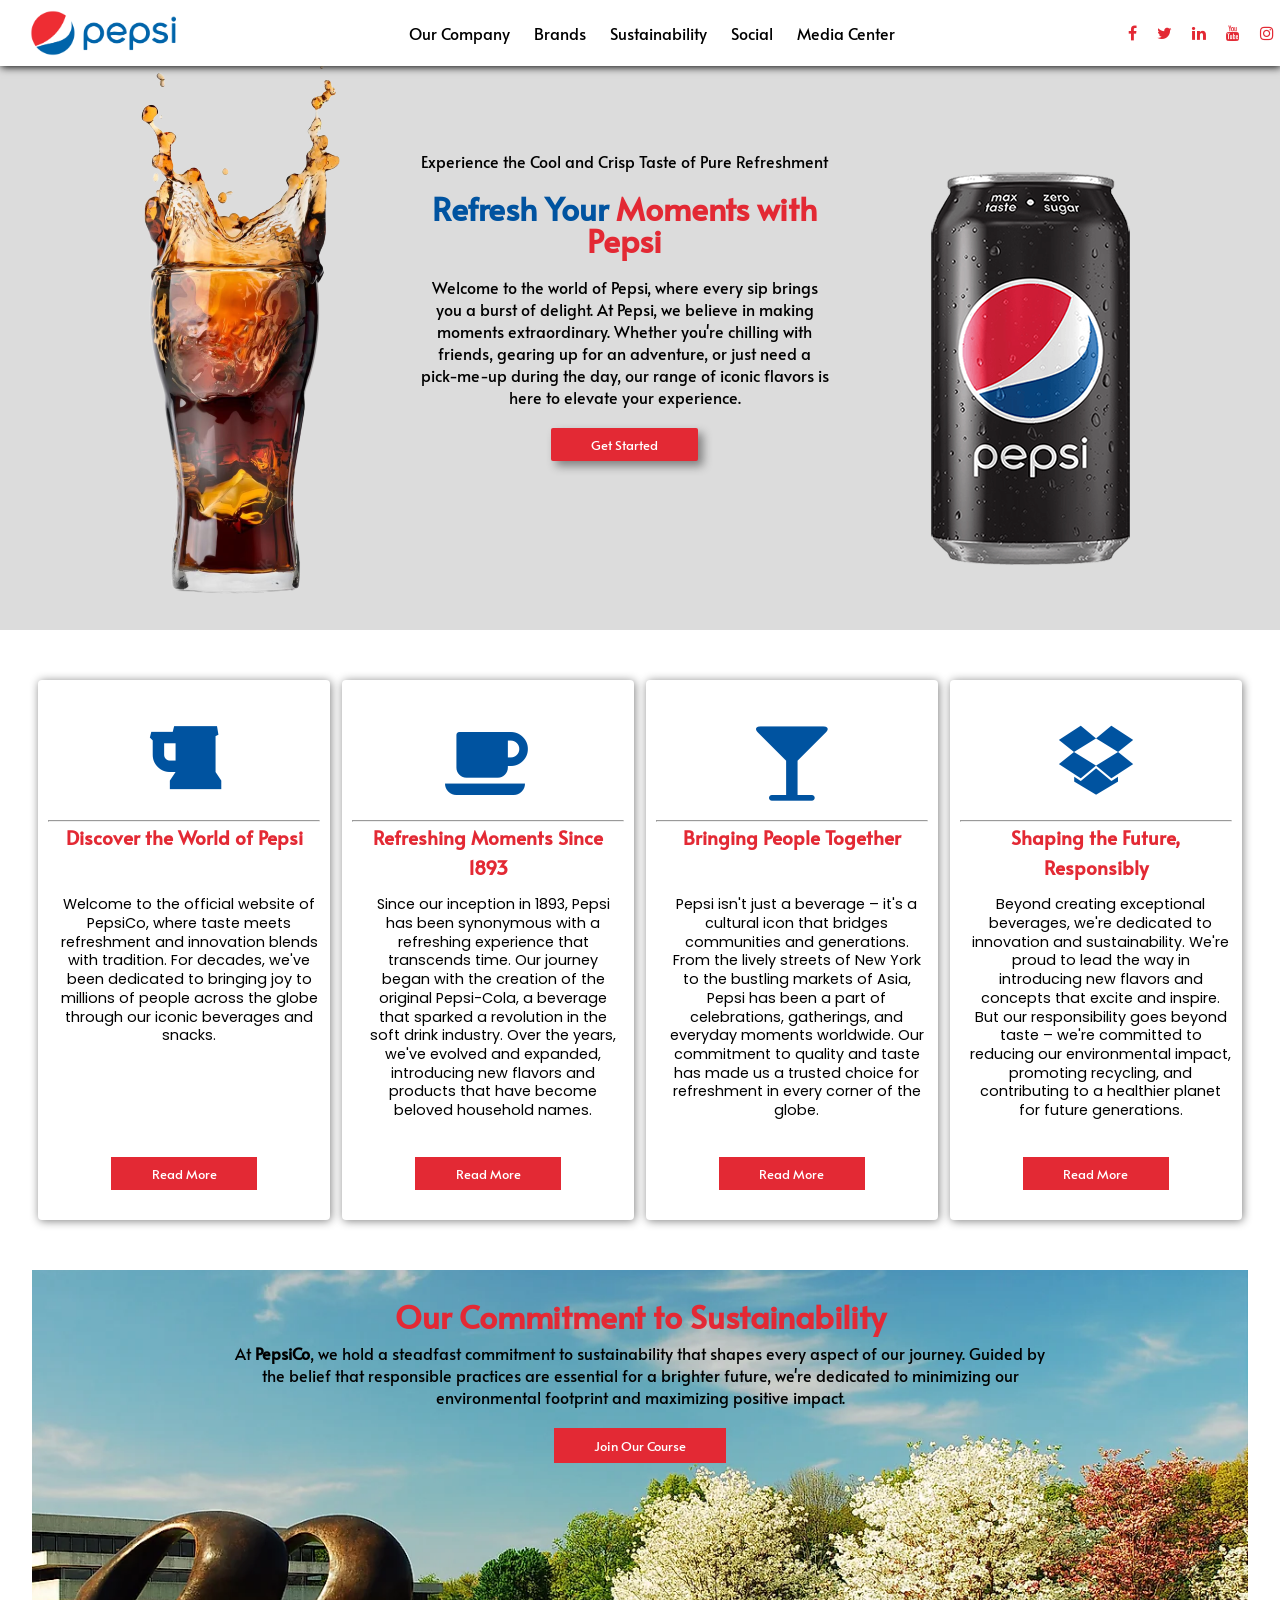
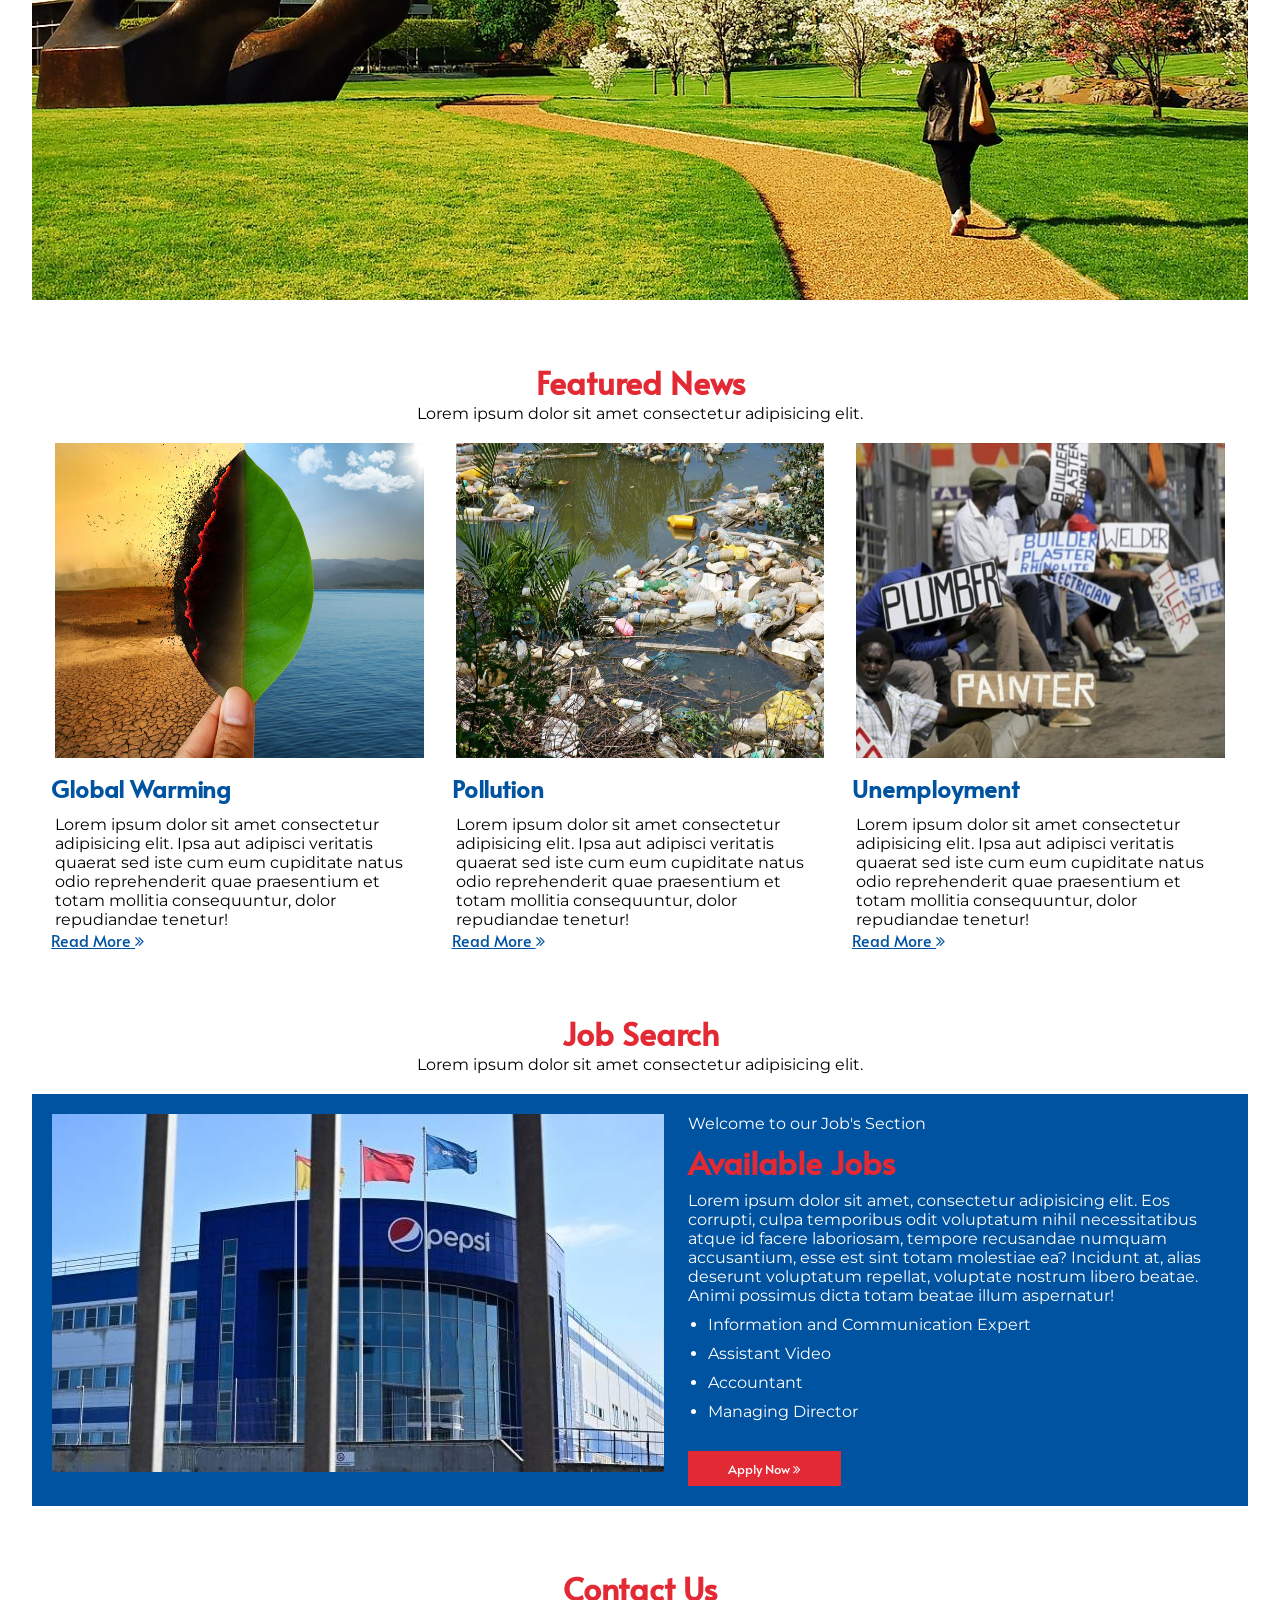
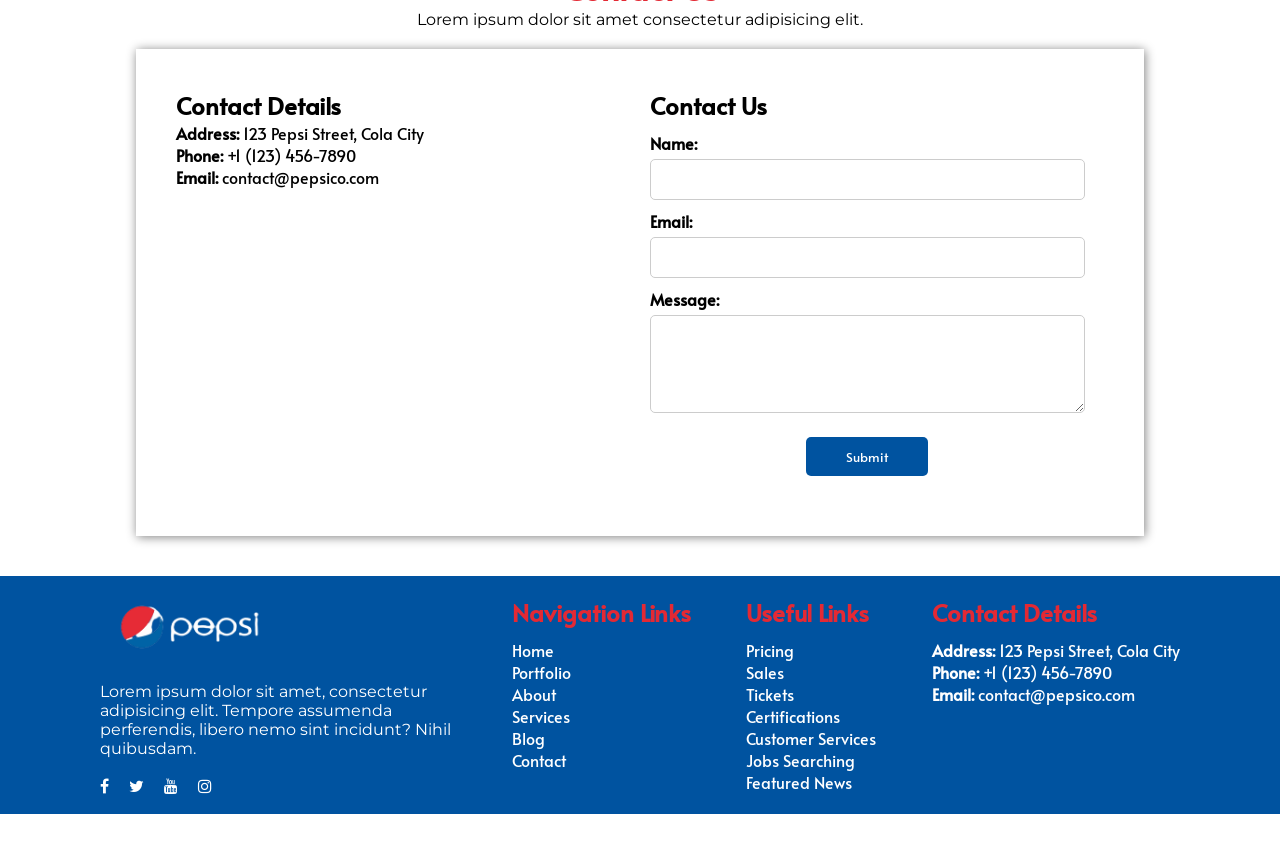
<file: index.html>
<!DOCTYPE html>
<html lang="en">
<head>
    <meta charset="UTF-8">
    <meta name="viewport" content="width=device-width, initial-scale=1.0">
    <link rel="stylesheet" href="https://cdnjs.cloudflare.com/ajax/libs/font-awesome/4.7.0/css/font-awesome.min.css">
    
    <!-- <link rel="stylesheet" href="https://cdn.jsdelivr.net/npm/bootstrap@5.3.0/dist/css/bootstrap.min.css"> -->
    <link rel="stylesheet" href="pepsi.css">
    <title>Pepsi</title>
</head>
<body>
     <!-- HEADER -->
    <nav>
        <img src="pepsi images/logo.png" alt="" class="logo">
        <ul>
            <li>
                <a href="">Our Company</a></li>
            <li>
                <a href="">Brands</a>
            </li>
            <li>
                <a href="">Sustainability</a>
            </li>
            <li>
                <a href="">Social</a>
            </li>
            <li>
                <a href="">Media Center</a>
            </li>
        </ul>
       <div class="icons">
            <i class="fa fa-facebook" aria-hidden="true"></i>
            <i class="fa fa-twitter" aria-hidden="true"></i>
            <i class="fa fa-linkedin" aria-hidden="true"></i>
            <i class="fa fa-youtube" aria-hidden="true"></i>
            <i class="fa fa-instagram" aria-hidden="true"></i>
       </div>
    </nav>

    <!-- HERO SECTION -->
    <div class="hero">
        <img src="pepsi images/glass_pepsi.png" alt="" class="hero_1">
        <div class="hero_content">
            <p>Experience the Cool and Crisp Taste of Pure Refreshment</p>
            <h1>Refresh Your <span>Moments with Pepsi</span> </h1>
            <p>Welcome to the world of Pepsi, where every sip brings you a burst of delight.
            At Pepsi, we believe in making moments extraordinary. Whether you're chilling with friends, gearing up for an adventure, or just need a pick-me-up during the day, our range of iconic flavors is here to elevate your experience.</p>

            <button class="cta">Get Started</button>
        </div>

        <img src="pepsi images/hero.png" alt="" class="hero_2">
    </div>

    <!-- ABOUT US SECTION -->
    <div class="about_us">
        <div class="card_section">
            <div class="card card_1">
                <i class="fa fa-beer" aria-hidden="true"></i>
                <div class="about_content">
                    <!-- <p>About PepsiCo</p> -->
                    <hr>
                    <h1>Discover the World of Pepsi</h1>
                    <p>Welcome to the official website of PepsiCo, where taste meets refreshment and innovation blends with tradition. For decades, we've been dedicated to bringing joy to millions of people across the globe through our iconic beverages and snacks.</p>
                    <button type="button" class="btn btn-danger about_btn">Read More </button>
                </div>
            </div>

            <!-- card_2 -->
            <div class="card card_2">
                <i class="fa fa-coffee" aria-hidden="true"></i>
                <div class="about_content">
                    <!-- <p>Our Legacy</p> -->
                    <hr>
                    <h1>Refreshing Moments Since 1893</h1>
                    <p>Since our inception in 1893, Pepsi has been synonymous with a refreshing experience that transcends time. Our journey began with the creation of the original Pepsi-Cola, a beverage that sparked a revolution in the soft drink industry. Over the years, we've evolved and expanded, introducing new flavors and products that have become beloved household names.</p>
                    <button type="button" class="btn btn-danger about_btn">Read More </button>
                </div>
            </div>

            <!-- Card_3 -->
            <div class="card card_3">
                <i class="fa fa-glass" aria-hidden="true"></i>
                <div class="about_content">
                    <!-- <p>A Global Icon</p> -->
                    <hr>
                    <h1>Bringing People Together</h1>
                    <p>Pepsi isn't just a beverage – it's a cultural icon that bridges communities and generations. From the lively streets of New York to the bustling markets of Asia, Pepsi has been a part of celebrations, gatherings, and everyday moments worldwide. Our commitment to quality and taste has made us a trusted choice for refreshment in every corner of the globe.</p>
                    <button type="button" class="btn btn-danger about_btn">Read More </button>
                </div>
            </div>

            <!-- Card_4 -->
            <div class="card card_4">
                <i class="fa fa-dropbox" aria-hidden="true"></i>
                <div class="about_content">
                    <!-- <p>Innovation and Sustainability</p> -->
                    <hr>
                    <h1>Shaping the Future, Responsibly</h1>
                    <p>Beyond creating exceptional beverages, we're dedicated to innovation and sustainability. We're proud to lead the way in introducing new flavors and concepts that excite and inspire. But our responsibility goes beyond taste – we're committed to reducing our environmental impact, promoting recycling, and contributing to a healthier planet for future generations.</p>
                    <button type="button" class="btn btn-danger about_btn">Read More </button>
                </div>
            </div>
        </div>
    </div>

    <!-- SUSTAINABILITY -->
    <div class="sustainability">
         <h1 class="sustainability_header">Our Commitment to Sustainability</h1>
         <p>At <b>PepsiCo</b>, we hold a steadfast commitment to sustainability that shapes every aspect of our journey. Guided by the belief that responsible practices are essential for a brighter future, we're dedicated to minimizing our environmental footprint and maximizing positive impact. </p>

         <button class="sustainability_btn">
            Join Our Course
         </button>
    </div>

    <!-- FEATURED NEWS-->
    <div class="featured_news">
        <h1 class="section_header">Featured News</h1>
        <p class="section_text">Lorem ipsum dolor sit amet consectetur adipisicing elit.</p>

        <div class="featured_cards">
            <div class="f_card">
                <img src="pepsi images/Featured News 1.jpg" alt="" class="featured_img">
                <h2>Global Warming</h2>
                <p>Lorem ipsum dolor sit amet consectetur adipisicing elit. Ipsa aut adipisci veritatis quaerat sed iste cum eum cupiditate natus odio reprehenderit quae praesentium et totam mollitia consequuntur, dolor repudiandae tenetur!</p>
                <a href="http://" target="_blank" class="card_link" rel="noopener noreferrer">Read More <i class="fa fa-angle-double-right" aria-hidden="true"></i></a>
            </div>

            <div class="f_card">
                <img src="pepsi images/Water pollutions.webp" alt="" class="featured_img">
                <h2>Pollution</h2>
                <p>Lorem ipsum dolor sit amet consectetur adipisicing elit. Ipsa aut adipisci veritatis quaerat sed iste cum eum cupiditate natus odio reprehenderit quae praesentium et totam mollitia consequuntur, dolor repudiandae tenetur!</p>
                <a href="http://" target="_blank" class="card_link" rel="noopener noreferrer">Read More <i class="fa fa-angle-double-right" aria-hidden="true"></i></a>
            </div>

            <div class="f_card">
                <img src="pepsi images/Unemployment.jpg" alt="" class="featured_img">
                <h2>Unemployment</h2>
                <p>Lorem ipsum dolor sit amet consectetur adipisicing elit. Ipsa aut adipisci veritatis quaerat sed iste cum eum cupiditate natus odio reprehenderit quae praesentium et totam mollitia consequuntur, dolor repudiandae tenetur!</p>
                <a href="http://" target="_blank" class="card_link" rel="noopener noreferrer">Read More <i class="fa fa-angle-double-right" aria-hidden="true"></i></a>
            </div>
        </div>  
    </div>

    <!-- JOBS SECTION -->
    <div class="jobs">
        <h1 class="section_header">Job Search</h1>
        <p class="section_text">Lorem ipsum dolor sit amet consectetur adipisicing elit.</p>

        <div class="jobs_display">
            <img src="pepsi images/About-transformed.jpeg" alt="">

            <div class="jobs_content">
                <p>Welcome to our Job's Section</p>
                <h1>Available Jobs</h1>
               
                <p>Lorem ipsum dolor sit amet, consectetur adipisicing elit. Eos corrupti, culpa temporibus odit voluptatum nihil necessitatibus atque id facere laboriosam, tempore recusandae numquam accusantium, esse est sint totam molestiae ea?
                Incidunt at, alias deserunt voluptatum repellat, voluptate nostrum libero beatae. </p>
                
                <p>Animi possimus dicta totam beatae illum aspernatur!</p>
                <ul class="job_listing">
                    <li>Information and Communication Expert</li>
                    <li>Assistant Video</li>
                    <li>Accountant</li>
                    <li>Managing Director</li>
                </ul>

                <button class="sustainability_btn">
                    Apply Now <i class="fa fa-angle-double-right" aria-hidden="true"></i>
                 </button>
                
            </div>
        </div>
    </div>

    <!-- CONTACT US SECTION -->
    <div class="contact-us">
        <h1 class="section_header">Contact Us</h1>
        <p class="section_text">Lorem ipsum dolor sit amet consectetur adipisicing elit.</p>
     
        <div class="contact-container">
            <div class="contact-details">
                <h2>Contact Details</h2>
                <p><strong>Address:</strong> 123 Pepsi Street, Cola City</p>
                <p><strong>Phone:</strong> +1 (123) 456-7890</p>
                <p><strong>Email:</strong> contact@pepsico.com</p>
            </div>
            <div class="contact-form">
                <h2>Contact Us</h2>
                <form action="submit_form.php" method="post">
                    <label for="name">Name:</label>
                    <input type="text" id="name" name="name" required>
                    
                    <br>
    
                    <label for="email">Email:</label>
                    <input type="email" id="email" name="email" required>
    
                    <br>
                    
                    <label for="message">Message:</label>
                    <textarea id="message" name="message" rows="4" required></textarea>
    
                    <br>
                    
                    <button type="submit" class="form_submit">Submit</button>
                </form>
            </div>
        </div>
       
    </div>

    <!-- FOOTER SECTION -->
    <div class="footer">
        <div class="footer_side one">
            <img src="pepsi images/pepsi_white.png" alt="" class="logo">
            <p>Lorem ipsum dolor sit amet, consectetur adipisicing elit. Tempore assumenda perferendis, libero nemo sint incidunt? Nihil quibusdam. </p>

            <div class="footer_icons">
                <i class="fa fa-facebook" aria-hidden="true"></i>
                <i class="fa fa-twitter" aria-hidden="true"></i>
                <i class="fa fa-youtube" aria-hidden="true"></i>
                <i class="fa fa-instagram" aria-hidden="true"></i>
            </div>
        </div>

        <div class="footer_side">
            <h2>Navigation Links</h2>
            <ul>
                <li>Home</li>
                <li>Portfolio</li>
                <li>About</li>
                <li>Services</li>
                <li>Blog</li>
                <li>Contact</li>
            </ul>
        </div>

        <div class="footer_side">
            <h2>Useful Links</h2>
            <ul>
                <li>Pricing</li>
                <li>Sales</li>
                <li>Tickets</li>
                <li>Certifications</li>
                <li>Customer Services</li>
                <li>Jobs Searching</li>
                <li>Featured News</li>
            </ul>
        </div>

        <div class="footer_side">
            <h2>Contact Details</h2>
            <p><strong>Address:</strong> 123 Pepsi Street, Cola City</p>
            <p><strong>Phone:</strong> +1 (123) 456-7890</p>
            <p><strong>Email:</strong> contact@pepsico.com</p>
        </div>
    </div>
</body>
</html>
</file>
<file: pepsi.css>
@import url('https://fonts.googleapis.com/css2?family=Alata&family=Montserrat:ital,wght@0,100;0,200;0,300;0,400;0,500;0,600;0,700;0,800;0,900;1,100;1,200;1,300;1,400;1,600;1,700;1,800;1,900&family=Poppins:ital,wght@0,100;0,400;0,500;0,600;0,700;0,800;0,900;1,100;1,400;1,500;1,600;1,700;1,800;1,900&display=swap');
@font-face {
    font-family: cocacola;
    src: url(fonts/Loki\ Cola.TTF);
}
@font-face {
    font-family: tesla;
    src: url(fonts/TESLA.ttf);
}
:root {
    --pepsi-blue: #0053a0;
    --pepsi-red: #e32934;
  }

*{
    padding: 0px;
    margin: 0px;
    font-family: 'Alata', sans-serif;
    box-sizing: border-box;
}
body{
    overflow-x: hidden;
}
nav{
   display: flex;
   justify-content: space-between;
   padding: 10px 30px;
   background-color: rgb(255, 255, 255);
   color: black;
   align-items: center;
   box-shadow: .5px .5px 8px;
   position: fixed;
   z-index: 3;
}

.logo{
    width:12%;
}

nav ul{
    display: flex;
    list-style: none;
    gap:24px;
}

nav ul li a:hover{
    color: var(--pepsi-red);
}
nav ul li a{
    text-decoration: none;
    color: black;
}
.icons{
   width: 10%;
   display: flex;
   gap:20px;
}
.icons .fa{
    color:var(--pepsi-red);
}
.icons .fa:hover{
   color: rgb(0, 0, 0);
}

.hero{
    background-color: gainsboro;
    height: 70vh;
    display: flex;
    justify-content:space-between;
    padding: 50px;
    align-items: center;
    position: relative;
}
/* .hero_1{
    transition: transform 0.3s, opacity 0.3s; 
    width: 26%;
} */
.hero_content{
    width: 60%;
    font-family: Montserrat;
    text-align: center;
}

.hero_content h1{
    color: var(--pepsi-blue);
    line-height: 1;
    margin: 20px 0px;
}
.hero_content h1 span{
    color: var(--pepsi-red);
}
.hero_content p{
    font-weight: 300;
}
.cta{
    background-color: #e32934;
    margin: 20px 0px;
    height: 33px;
    padding: 0px 40px;
    border: none;
    color: white;
    border-radius: 2px;
    box-shadow: 5px 5px 10px gray;
    transition:all .3s;
}
.cta:hover{
    background-color: #a00000;
    transform: translateY(-2px);
}
.hero_2{
    margin-top: 100px;
    width: 40%;
}

/* About Us Section */
.about_us{
    margin: 30px 0px;
    padding: 20px 0px;
}
.card_section{
    width: 95%;
    display: flex;
    justify-content: center;
    margin: auto;
    gap:1%;
    flex-wrap: wrap;
}
.card{
    min-width: 250px;
    width: 24%;
    padding: 20px 10px;
    text-align: center;
    color: black;
    position: relative;
    height: 60vh;
    border-radius: 4px;
    box-shadow: 1px 1px 10px gray;
}

.card .fa{ 
    font-size: 80px;
    margin:20px auto;
    color: var(--pepsi-blue);
}
.card p{
    margin:10px;
    font-size: .9rem;
    font-family: "Poppins";
    line-height: 1.3;
    position: absolute;
    top:38%;
}
.about_content h1{
    line-height: 1.9rem;
    font-size: 1.2rem;
    color: var(--pepsi-red);
    font-weight: 900;
}
.about_btn{
   position: absolute;
   bottom: 30px;
   margin-left: -25%;
   width: 50%;
   border: none;
   height: 33px;
   background-color: var(--pepsi-red);
   color: white;
}
.about_btn:hover{
    background-color: #d64952;
}

.sustainability{
    background-image: url(pepsi\ images/CTA.webp);
    height: 70vh;
    width: 95%;
    margin: 10px auto;
    background-size: cover;
    background-position: center;

    display: flex;
    align-items: center;
    justify-content: start;
    padding: 20px;
    flex-direction: column;
    text-align: center;
}
.sustainability_header{
    color: var(--pepsi-red);
    margin: 4px 0px;
}
.sustainability p{
    width: 70%;
    margin:0px auto;
}
.sustainability_btn{
    margin-top: 20px;
    height: 35px;
    padding: 0px 40px;
    background-color: var(--pepsi-red);
    color: white;
    border: none;
    outline: none;
    transition: all .3s;
}
.sustainability_btn:hover{
    background-color: #a00000;
}



/* Featured News */

.section_header{
    margin-top: 60px;
    text-align: center;
    color: var(--pepsi-red);
}
.section_text{
    text-align: center;
    margin-bottom: 20px;
    font-family: "Montserrat";
}
.featured_cards{
    display: flex;
    justify-content: space-around;
    gap: 2%;

    width: 92%;
    margin:auto;
}
.f_card{
    width: 32%;
}

.featured_img{
    width: 100%;
    height: 35vh;
    padding: 0px 4px;
}
.f_card h2{
    color: var(--pepsi-blue);
    margin: 10px 0px;
}
.f_card p{
    font-family: "Montserrat";
    font-size: 1rem;
    /* text-align: justify; */
    padding: 0px 4px;
}
.card_link{
    color: var(--pepsi-blue);
    margin: 80px 0px;
}



/* Jobs Section */
.jobs_display{
    gap: 2%;
    display: flex;
    width: 95%;
    margin: auto;
    align-items: start;
    background-color: var(--pepsi-blue);
    color: white;
    padding: 20px;
}

.jobs_content p{
    font-family: "Montserrat";
}

.jobs_content h1{
    color: var(--pepsi-red);
    margin: 7px 0px;
}
.job_listing li{
    font-family: "Montserrat";
    margin: 10px 20px;
    /* font-weight: 300; */
}


/* Contact Us */
.contact-us{
    margin: 10px;
}
.contact-container{
    display: flex;
    padding: 20px;
    background-color: white;
    box-shadow: 1px 1px 10px gray;
    width: 80%;
    margin: auto;
}
.contact-details, .contact-form {
    width: 49%;
    padding: 20px;
    /* border: 1px solid #ccc; */
    border-radius: 5px;
}
.contact-details h2 .contact-form h2{
    color: var(--pepsi-red);
}

label {
    display: block;
    font-weight: bold;
    margin-top: 10px;
}

input[type="text"],
input[type="email"],
textarea {
    width: 100%;
    padding: 10px;
    margin-top: 5px;
    border: 1px solid #ccc;
    border-radius: 5px;
    resize: vertical;
    /* outline: 1px solid var(--pepsi-blue); */
    outline: none;
}

.form_submit {
    display: inline-block;
    padding: 10px 40px;
    background-color: var(--pepsi-blue);
    color: #fff;
    border: none;
    border-radius: 5px;
    cursor: pointer;
    transition: background-color 0.3s ease;
    margin:20px auto;
    display: block;
}

.form_submit:hover {
    background-color: var(--pepsi-blue);
}

/* Footer */
.footer{
    background-color: var(--pepsi-blue);
    color: white;

    display: flex;
    justify-content: space-between;
    padding: 20px 100px;
    font-family: "Montserrat";
    margin: 40px 0px;
}
.footer_icons{
    display: flex;
    gap: 20px;
}
.one{
    width: 33%;
}
.one img{
    width: 50%;
    margin-bottom: 20px;
}
.one p{
    font-family: "Montserrat";
    margin-bottom: 20px;
}

.footer_side h2{
    color: var(--pepsi-red);
    margin-bottom: 10px;
}
.footer_side ul{
    list-style: none;
}
.footer_side ul li:hover{
     color: yellow;
}
</file>
